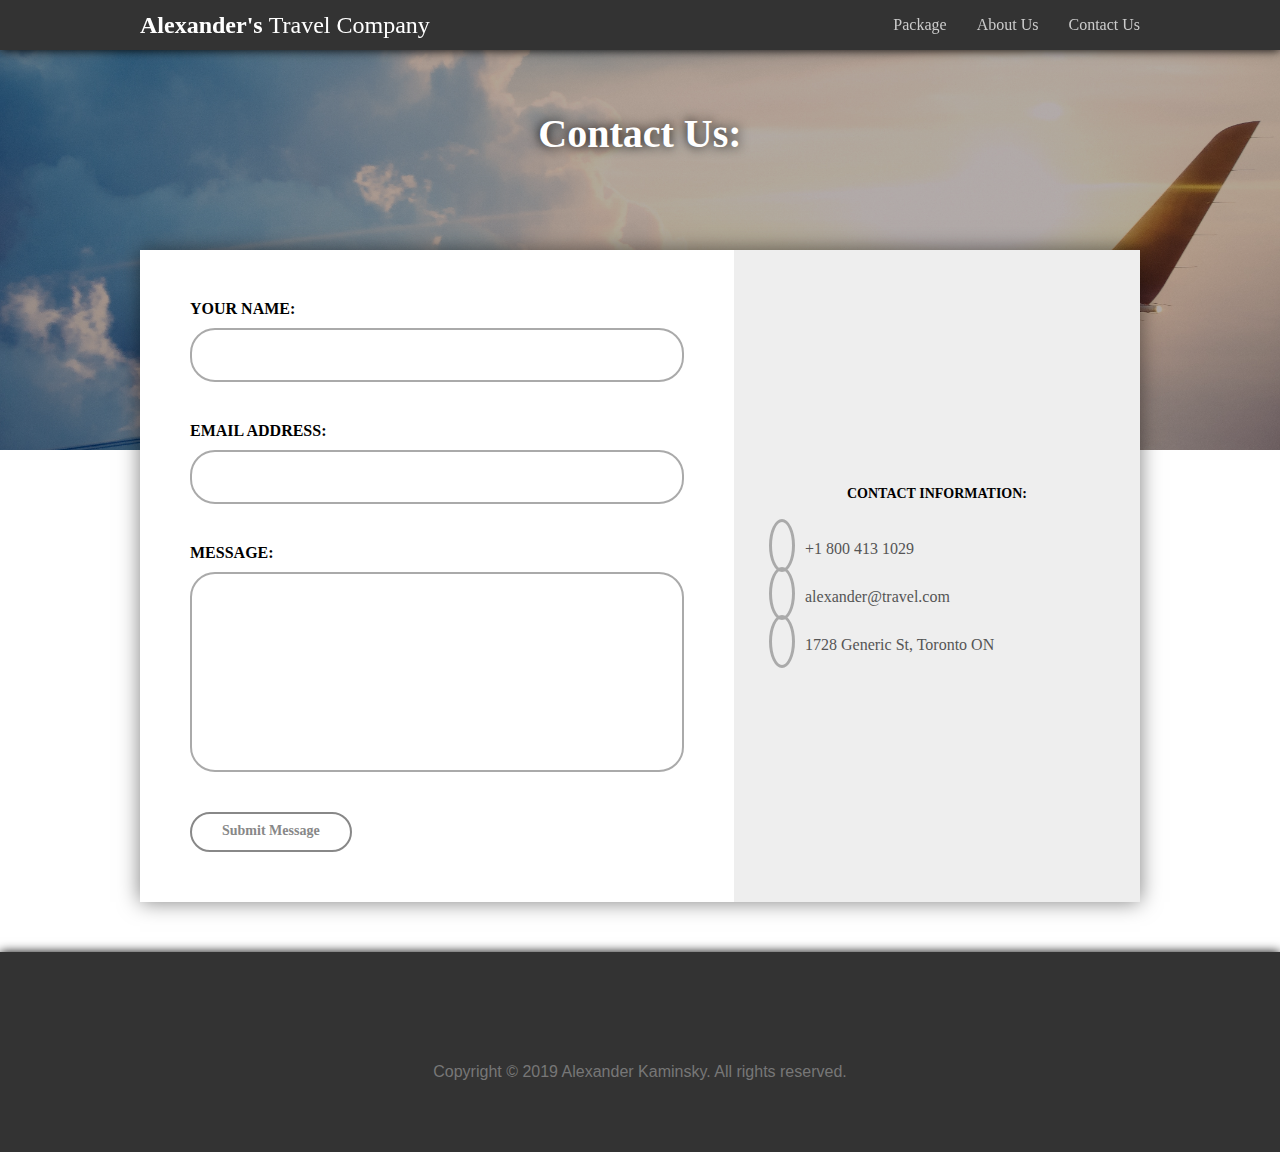
<file: contact.html>
<!DOCTYPE html>
<html>
	<head>
		<title>Alexander's Travel Company - Contact Us</title>
		<link rel="shortcut icon" href="favicon.ico" />
		<meta name="viewport" content="width=device-width, initial-scale=1.0">
		<link rel="stylesheet" href="style.css">
		<link rel="stylesheet" href="contact.css">
		<link rel="stylesheet" href="https://use.fontawesome.com/releases/v5.8.2/css/all.css" integrity="sha384-oS3vJWv+0UjzBfQzYUhtDYW+Pj2yciDJxpsK1OYPAYjqT085Qq/1cq5FLXAZQ7Ay" crossorigin="anonymous">
	</head>
	<body>
		<div class="header">
			<div class="inner-header">
				<div class="header-logo">
					<h1><a href="index.html">Alexander's <span>Travel Company</span></a></h1>
				</div>
				<div id="mySidenav" class="header-links">
					<button onclick="closeNav()"><i class="fas fa-arrow-right"></i></button>
					<a href="package.html">Package</a>
					<a href="about.html">About Us</a>
					<a href="contact.html">Contact Us</a>
				</div>
				<div class="header-links-small">
					<button onclick="openNav()"><i class="fas fa-bars"></i></button>
				</div>
			</div>
		</div>
		<div class="content">
			<div class="contact">
				<div class="inner-contact">
					<div class="contact-title">
						<h1>Contact Us:</h1>
					</div>
				</div>
			</div>
			<div class="contact-box">
				<div class="contact-box-left">
					<div class="contact-box-item">
						<h2>Your Name:</h2>
						<input type="text">
					</div>
					<div class="contact-box-item">
						<h2>Email Address:</h2>
						<input type="text">
					</div>
					<div class="contact-box-item">
						<h2>Message:</h2>
						<textarea></textarea>
					</div>
					<div class="contact-box-item">
						<button>Submit Message</button>
					</div>
				</div>
				<div class="contact-box-right">
					<h1>CONTACT INFORMATION:</h1>
					<div class="contact-box-right-item"><i class="fas fa-phone"></i>+1 800 413 1029</div>
					<div class="contact-box-right-item"><i class="fas fa-at"></i>alexander@travel.com</div>
					<div class="contact-box-right-item"><i class="fas fa-envelope-open-text"></i>1728 Generic St, Toronto ON</div>
				</div>
			</div>
		</div>
		<div class="footer">
			<div class="inner-footer">
				<div class="footer-social">
					<div class="footer-social-item"><a href="https://www.facebook.com"><i class="fab fa-facebook-square"></i></a></div>
					<div class="footer-social-item"><a href="https://www.twitter.com"><i class="fab fa-twitter"></i></a></div>
					<div class="footer-social-item"><a href="https://www.instagram.com"><i class="fab fa-instagram"></i></a></div>
					<div class="footer-social-item"><a href="https://www.youtube.com"><i class="fab fa-youtube"></i></a></div>
					<div class="footer-social-item"><a href="https://www.pinterest.com"><i class="fab fa-pinterest"></i></a></div>
				</div>
				<div class="footer-copyright">
					<div>Copyright &copy; 2019 Alexander Kaminsky. All rights reserved.</div>
				</div>
			</div>
		</div>
		<script>
			function openNav() {
				document.getElementById("mySidenav").classList.add("header-links-menu");
			}
		
			function closeNav() {
				document.getElementById("mySidenav").classList.remove("header-links-menu");
			}
		</script>
	</body>
</html>
</file>
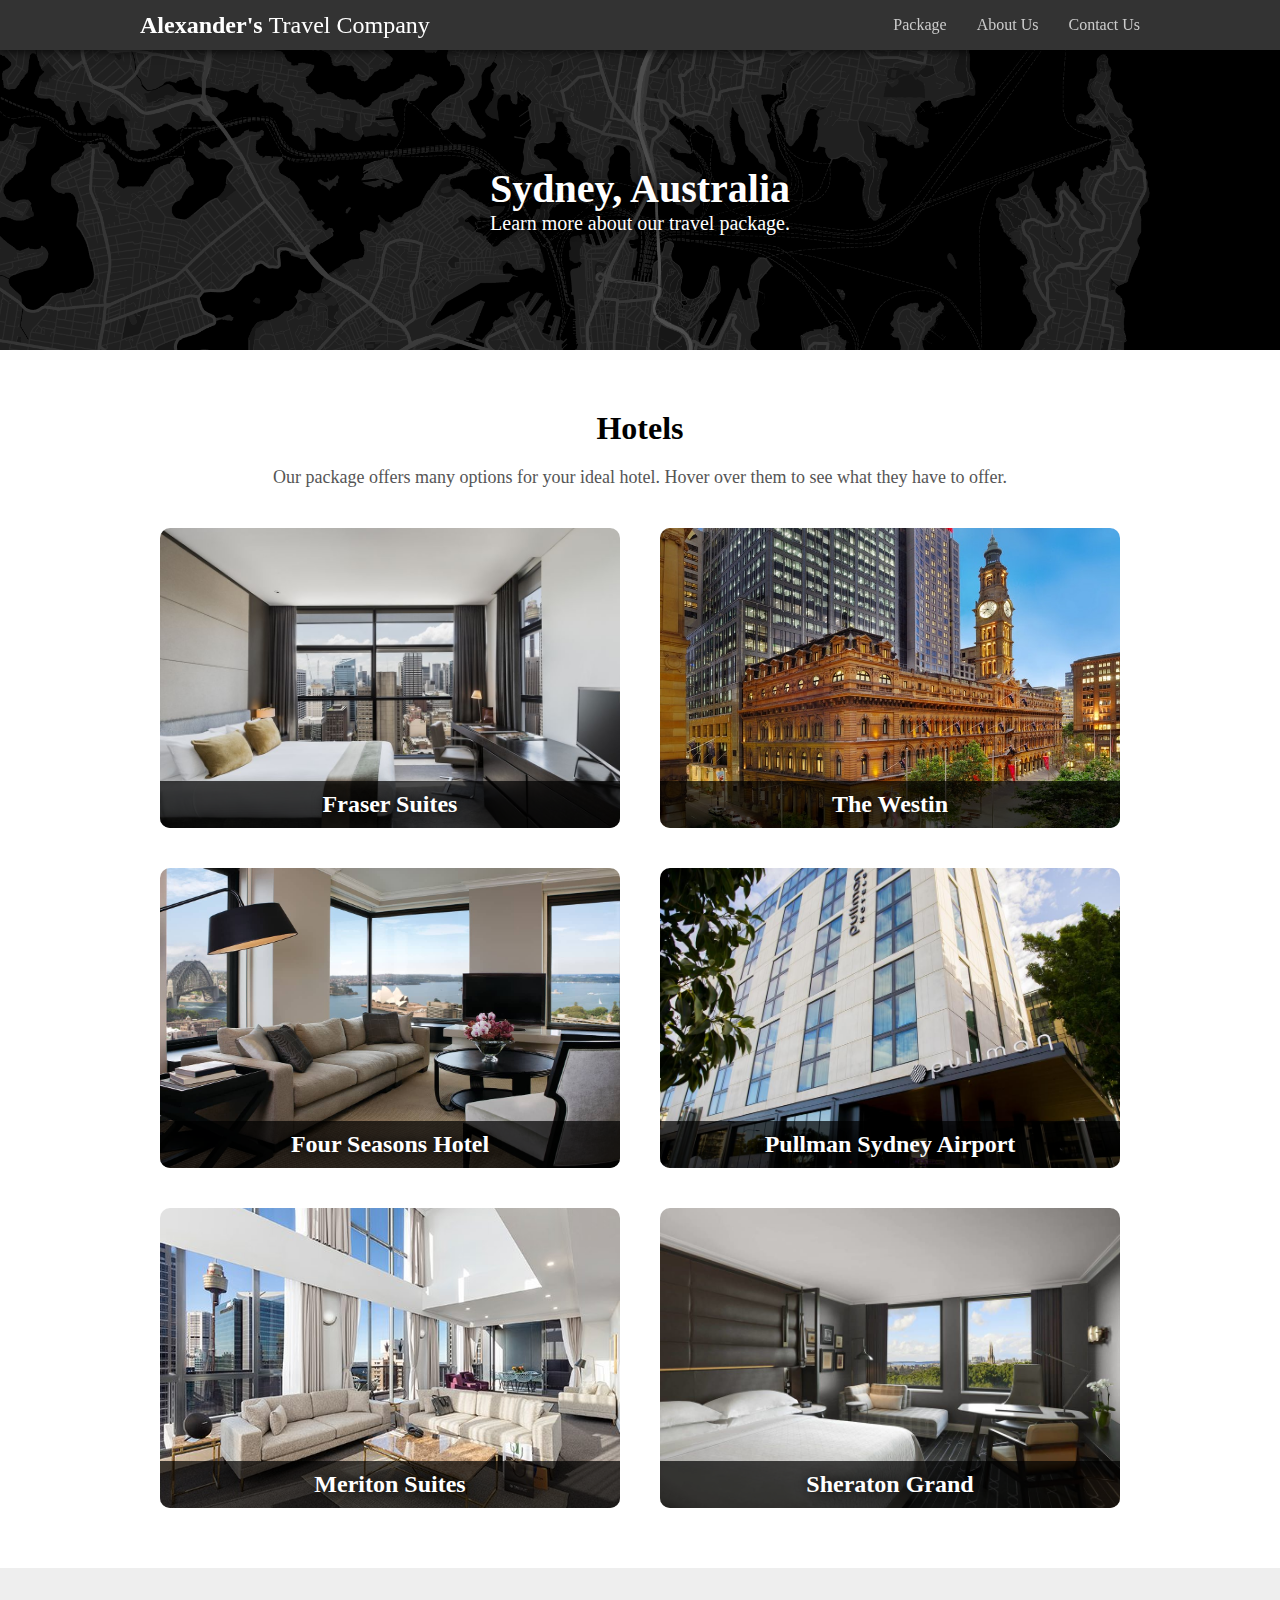
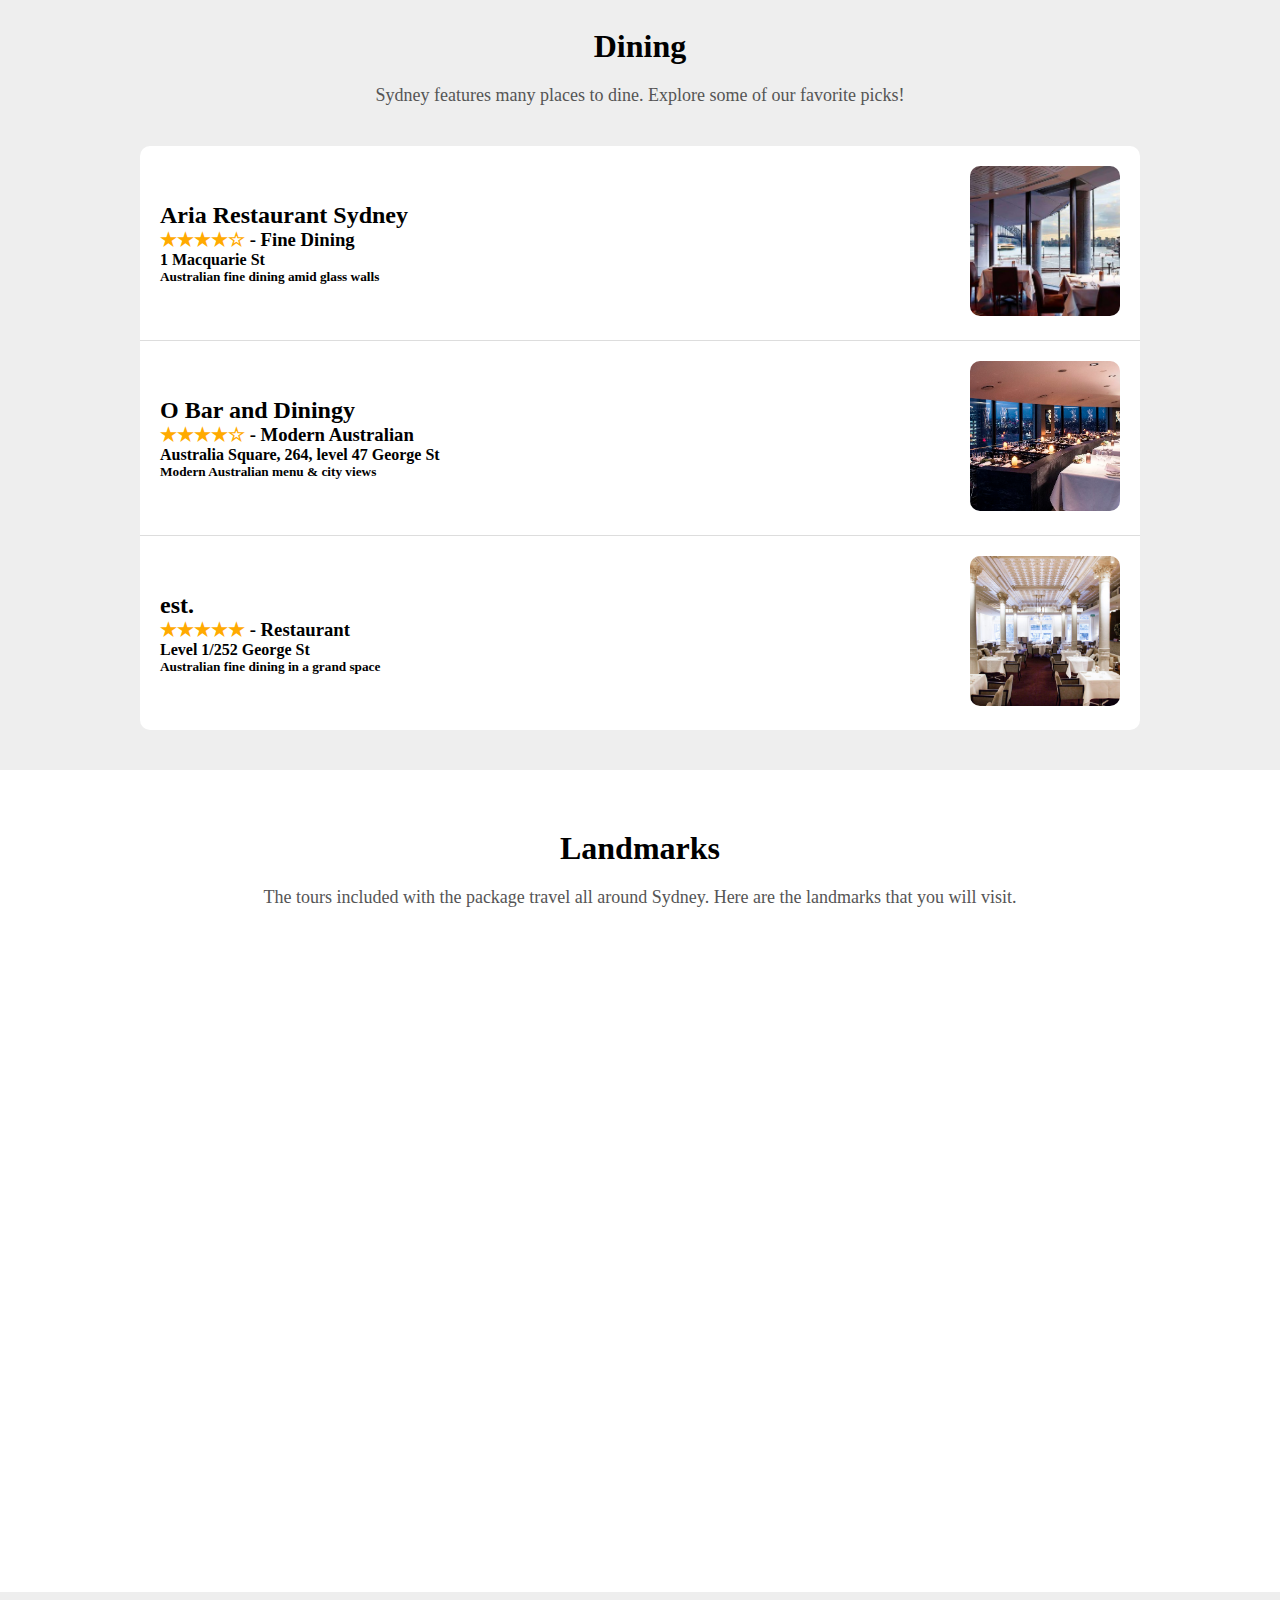
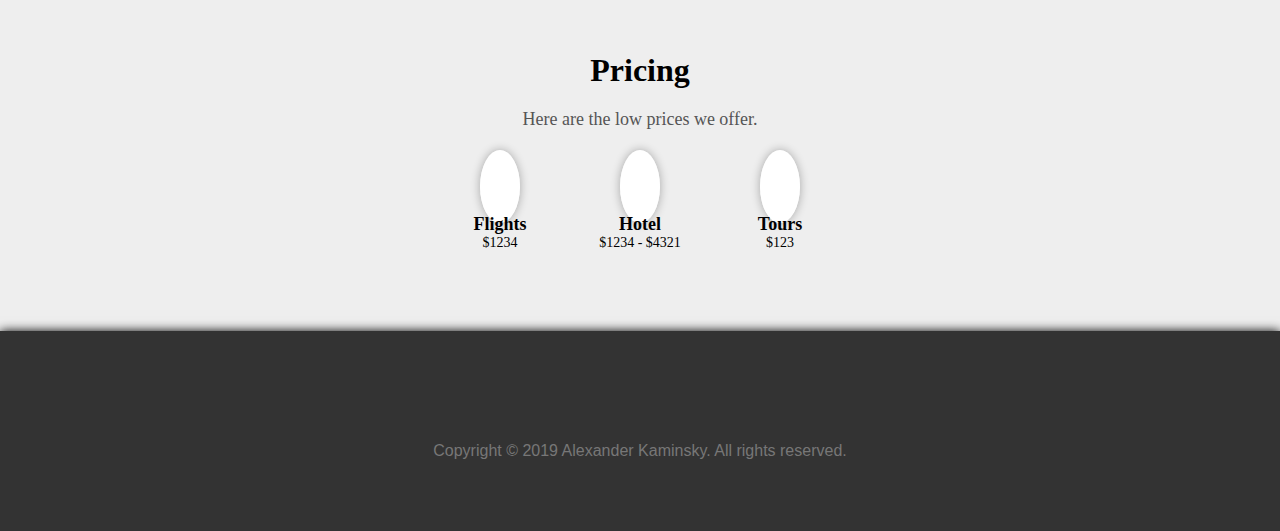
<file: package.html>
<!DOCTYPE html>
<html>
	<head>
		<title>Alexander's Travel Company - Our Package</title>
		<link rel="shortcut icon" href="favicon.ico" />
		<meta name="viewport" content="width=device-width, initial-scale=1.0">
		<link rel="stylesheet" href="style.css">
		<link rel="stylesheet" href="package.css">
		<link rel="stylesheet" href="https://use.fontawesome.com/releases/v5.8.2/css/all.css" integrity="sha384-oS3vJWv+0UjzBfQzYUhtDYW+Pj2yciDJxpsK1OYPAYjqT085Qq/1cq5FLXAZQ7Ay" crossorigin="anonymous">
	</head>
	<body>
		<div class="header">
			<div class="inner-header">
				<div class="header-logo">
					<h1><a href="index.html">Alexander's <span>Travel Company</span></a></h1>
				</div>
				<div id="mySidenav" class="header-links">
					<button onclick="closeNav()"><i class="fas fa-arrow-right"></i></button>
					<a href="package.html">Package</a>
					<a href="about.html">About Us</a>
					<a href="contact.html">Contact Us</a>
				</div>
				<div class="header-links-small">
					<button onclick="openNav()"><i class="fas fa-bars"></i></button>
				</div>
			</div>
		</div>
		<div class="content">
			<div class="package">
				<div class="package-title">
					<h1>Sydney, Australia</h1>
					<h2>Learn more about our travel package.</h2>
				</div>
			</div>
			<div class="hotels">
				<div class="inner-hotels">
					<i class="fas fa-hotel"></i>
					<h1>Hotels</h1>
					<p>
						Our package offers many options for your ideal hotel. 
						Hover over them to see what they have to offer.
					</p>
					<div class="hotels-list">
						<div class="hotels-item">
							<h2>Fraser Suites</h2>
							<div class="hotels-item-features">
								<ul>
									<li>
										<i class="fas fa-wifi"></i>
										<h3>Wifi</h3>
									</li>
									<li>
										<i class="fas fa-utensils"></i>
										<h3>Restaurant</h3>
									</li>
									<li>
										<i class="fas fa-swimmer"></i>
										<h3>Pool</h3>
									</li>
								</ul>
							</div>
						</div>
						<div class="hotels-item">
							<h2>The Westin</h2>
							<div class="hotels-item-features">
								<ul>
									<li>
										<i class="fas fa-wifi"></i>
										<h3>Wifi</h3>
									</li>
									<li>
										<i class="fas fa-utensils"></i>
										<h3>Restaurant</h3>
									</li>
									<li>
										<i class="fas fa-dumbbell"></i>
										<h3>Gym</h3>
									</li>
								</ul>
							</div>
						</div>
						<div class="hotels-item">
							<h2>Four Seasons Hotel</h2>
							<div class="hotels-item-features">
								<ul>
									<li>
										<i class="fas fa-wifi"></i>
										<h3>Wifi</h3>
									</li>
									<li>
										<i class="fas fa-utensils"></i>
										<h3>Restaurant</h3>
									</li>
									<li>
										<i class="fas fa-spa"></i>
										<h3>Spa</h3>
									</li>
								</ul>
							</div>
						</div>
						<div class="hotels-item">
							<h2>Pullman Sydney Airport</h2>
							<div class="hotels-item-features">
								<ul>
									<li>
										<i class="fas fa-wifi"></i>
										<h3>Wifi</h3>
									</li>
									<li>
										<i class="fas fa-utensils"></i>
										<h3>Restaurant</h3>
									</li>
									<li>
										<i class="fas fa-dumbbell"></i>
										<h3>Gym</h3>
									</li>
								</ul>
							</div>
						</div>
						<div class="hotels-item">
							<h2>Meriton Suites</h2>
							<div class="hotels-item-features">
								<ul>
									<li>
										<i class="fas fa-wifi"></i>
										<h3>Wifi</h3>
									</li>
									<li>
										<i class="fas fa-utensils"></i>
										<h3>Restaurant</h3>
									</li>
									<li>
										<i class="fas fa-dumbbell"></i>
										<h3>Gym</h3>
									</li>
								</ul>
							</div>
						</div>
						<div class="hotels-item">
							<h2>Sheraton Grand</h2>
							<div class="hotels-item-features">
								<ul>
									<li>
										<i class="fas fa-dumbbell"></i>
										<h3>Gym</h3>
									</li>
									<li>
										<i class="fas fa-utensils"></i>
										<h3>Restaurant</h3>
									</li>
									<li>
										<i class="fas fa-swimmer"></i>
										<h3>Pool</h3>
									</li>
								</ul>
							</div>
						</div>
					</div>
				</div>
			</div>
			<div class="dining">
				<div class="inner-dining">
					<i class="fas fa-utensils"></i>
					<h1>Dining</h1>
					<p>
						Sydney features many places to dine. Explore some of our favorite picks!
					</p>
					<div class="dining-list">
						<div class="dining-item">
							<div class="dining-item-description">
								<h2>Aria Restaurant Sydney</h2>
								<h3><span>★★★★☆</span> - Fine Dining</h3>
								<h4>1 Macquarie St</h4>
								<h5>Australian fine dining amid glass walls</h5>
							</div>
							<div class="dining-item-img"><img src="aria-restaurant.jpg"></div>
						</div>
						<div class="dining-item">
							<div class="dining-item-description">
								<h2>O Bar and Diningy</h2>
								<h3><span>★★★★☆</span> - Modern Australian</h3>
								<h4>Australia Square, 264, level 47 George St</h4>
								<h5>Modern Australian menu & city views</h5>
							</div>
							<div class="dining-item-img"><img src="o-bar-dining.jpg"></div>
						</div>
						<div class="dining-item">
							<div class="dining-item-description">
								<h2>est.</h2>
								<h3><span>★★★★★</span> - Restaurant</h3>
								<h4>Level 1/252 George St</h4>
								<h5>Australian fine dining in a grand space</h5>
							</div>
							<div class="dining-item-img"><img src="est-restaurant.jpg"></div>
						</div>
					</div>
				</div>
			</div>
			<div class="landmarks">
				<div class="inner-landmarks">
					<i class="fas fa-flag"></i>
					<h1>Landmarks</h1>
					<p>
						The tours included with the package travel all around Sydney. 
						Here are the landmarks that you will visit.
					</p>
					<div class="landmarks-map">
						<iframe src="https://www.google.com/maps/d/embed?mid=1qILTBrI4IUlQjruH6ii0Estv8wGg9LAI" height="600"></iframe>
					</div>
				</div>
			</div>
			<div class="pricing">
				<div class="inner-pricing">
					<i class="fas fa-dollar-sign"></i>
					<h1>Pricing</h1>
					<p>
						Here are the low prices we offer.
					</p>
					<div class="pricing-list">
						<div class="pricing-item">
							<i class="fas fa-plane"></i>
							<h2>Flights</h2>
							<h3>$1234</h3>
						</div>
						<div class="pricing-item">
							<i class="fas fa-hotel"></i>
							<h2>Hotel</h2>
							<h3>$1234 - $4321</h3>
						</div>
						<div class="pricing-item">
							<i class="fas fa-compass"></i>
							<h2>Tours</h2>
							<h3>$123</h3>
						</div>
					</div>
				</div>
			</div>
		</div>
		<div class="footer">
			<div class="inner-footer">
				<div class="footer-social">
					<div class="footer-social-item"><a href="https://www.facebook.com"><i class="fab fa-facebook-square"></i></a></div>
					<div class="footer-social-item"><a href="https://www.twitter.com"><i class="fab fa-twitter"></i></a></div>
					<div class="footer-social-item"><a href="https://www.instagram.com"><i class="fab fa-instagram"></i></a></div>
					<div class="footer-social-item"><a href="https://www.youtube.com"><i class="fab fa-youtube"></i></a></div>
					<div class="footer-social-item"><a href="https://www.pinterest.com"><i class="fab fa-pinterest"></i></a></div>
				</div>
				<div class="footer-copyright">
					<div>Copyright &copy; 2019 Alexander Kaminsky. All rights reserved.</div>
				</div>
			</div>
		</div>
		<script>
			function openNav() {
				document.getElementById("mySidenav").classList.add("header-links-menu");
			}
		
			function closeNav() {
				document.getElementById("mySidenav").classList.remove("header-links-menu");
			}
		</script>
	</body>
</html>
</file>
<file: style.css>
*:focus {
	outline: none;
}

*{
	margin: 0px;
	padding: 0px;
}

/* width */
::-webkit-scrollbar {
	width: 10px;
}

/* Track */
::-webkit-scrollbar-track {
	background: #f1f1f1; 
}
 
/* Handle */
::-webkit-scrollbar-thumb {
	background: #ccc; 
}

/* Handle on hover */
::-webkit-scrollbar-thumb:hover {
	background: #888; 
}

sup, sub {
  vertical-align: baseline;
  position: relative;
  top: -0.4em;
}

sub { 
  top: 0.4em; 
}

.header{
	z-index: 1;
	display: flex;
	width: 100%;
	height: 50px;
	background-color: #333;
	position: -webkit-sticky; /* Safari */
	position: sticky;
	top: 0;
	box-shadow: 0px 0px 10px;
}

.inner-header{
	display: flex;
	width: 90%;
	max-width: 1000px;
	height: 100%;
	margin: auto;
}

.header-logo{
	display: flex;
	height: 100%;
	align-items: center;
	color: white;
	font-family: 'Segoe UI';
	font-size: 12px;
	transition: 0.3s ease-in-out;
}

.header-logo span{
	font-weight: 100;
}

.header-logo a{
	text-decoration: none;
	color: inherit;
}

.header-links-container{
	display: flex;
	height: 100%;
	margin-left: auto;
}

.header-links{
	display: flex;
	height: 100%;
	margin-left: auto;
	align-items: center;
}

.header-links button{
	display: none;
}

.header-links a{
	width: auto;
	text-decoration: none;
	color: #ccc;
	font-family: 'Segoe UI';
	margin: 15px;
	transition: 0.2s;
}

.header-links-small{
	display: none;
	height: 100%;
	margin-left: auto;
	align-items: center;
}

.header-links-small button{
	background-color: transparent;
	border: none;
}

.header-links-small i{
	font-size: 20px;
	text-decoration: none;
	color: #ccc;
	margin: 15px;
	transition: 0.2s;
}

.header-links a:hover{
	color: white;
}

.header-links-small i:hover{
	color: white;
	cursor: pointer;
}

.header-links a:last-child{
	margin-right: 0px;
}

@media only screen and (max-width: 900px) {
	.header-logo{
		font-size: 9px;
	}
	.header-links{
		display: block;
		height: 100%;
		width: 0;
		max-width: 400px;
		position: fixed;
		z-index: 1;
		top: 0;
		right: 0;
		background-color: #111;
		overflow-x: hidden;
		transition: 0.4s;
		padding-top: 30px;
	}
	.header-links-menu{
		width: 100%;
	}
	.header-links button{
		display: block;
		padding: 8px;
		margin-left: 48px;
		font-size: 25px;
		color: #818181;
		border: none;
		background: none;
		transition: 0.4s;
		cursor: pointer;
	}
	.header-links button:hover{
		color: #f1f1f1;
	}
	.header-links a{
		padding: 8px 8px 8px 32px;
		text-decoration: none;
		font-size: 25px;
		color: #818181;
		display: block;
		transition: 0.4s;
	}
	.header-links a:hover{
		color: #f1f1f1;
	}
	.header-links-small{
		display: flex;
	}
}

.slideshow{
	width: 100%;
	height: 400px;
	display: block;
	background-image: linear-gradient(rgba(0,0,0,0.6), rgba(0,0,0,0.6)), url("sydney-aerial.jpg");
	background-position: center center;
	background-size: cover;
	background-repeat: no-repeat;
}

.inner-slideshow{
	width: 90%;
	max-width: 1000px;
	height: 100%;
	display: flex;
	flex-direction: column;
	margin: auto;
	color: white;
	font-family: 'Segoe UI';
	align-items: center;
	justify-content: center;
}

.inner-slideshow h1{
	font-size: 56px;
	text-align: center;
	text-shadow: 0px 0px 12px #000;
}

.inner-slideshow h2{
	font-size: 20px;
	font-weight: 400;
	text-align: center;
	text-shadow: 0px 0px 12px #000;
}

.inner-slideshow button{
	height: 40px;
	background-color: transparent;
	border: 2px solid;
	border-color: white;
	border-radius: 20px;
	margin-top: 30px;
	padding-left: 30px;
	padding-right: 30px;
	padding-bottom: 2px;
	font-family: 'Segoe UI';
	color: white;
	font-size: 14px;
	text-shadow: 0px 0px 12px #000;
	transition: 0.2s;
}

.inner-slideshow button:hover{
	background-color: white;
	color: black;
	text-shadow: none;
	cursor: pointer;
}

.places{
	width: 100%;
	display: block;
}

.inner-places{
	width: 90%;
	max-width: 1000px;
	display: flex;
	flex-direction: column;
	margin: auto;
	padding-top: 40px;
	padding-bottom: 40px;
}

.inner-places i{
	font-size: 50px;
	color: #888;
	text-align: center;
}

.inner-places h1{
	font-family: 'Segoe UI';
	font-weight: 900;
	text-align: center;
	padding-top: 20px;
	padding-bottom: 20px;
}

.places-list{
	width: 100%;
	display: flex;
	flex-wrap: wrap;
	flex-direction: row;
	justify-content: center;
}

.places-item{
	width: 200px;
	display: flex;
	margin: 20px;
	flex-direction: column;
	flex-basis: 100%;
	flex: 0 1 auto;
	transition: 1s;
}

.places-item img{
	object-fit: cover;
	object-position: 50% 50%;
	width: 200px;
	height: 200px;
	border-radius: 50%;
	margin-left: auto;
	margin-right: auto;
}

.places-item h2{
	text-transform: uppercase;
	font-family: 'Segoe UI';
	font-size: 18px;
	font-weight: 900;
	text-align: center;
	margin-top: 20px;
	margin-bottom: 10px;
}

.places-item p{
	font-family: 'Segoe UI';
	font-size: 14px;
	color: #555;
}

.package{
	width: 100%;
	display: block;
	background: url("skyline.jpg");
	background-position: center center;
	background-size: cover;
	background-repeat: no-repeat;
}

.inner-package{
	width: 90%;
	max-width: 1000px;
	display: flex;
	flex-direction: column;
	margin: auto;
	padding-top: 40px;
	padding-bottom: 40px;
}

.package-textbox{
	margin: 40px auto 40px auto;
	padding: 40px;
	width: 50%;
	max-width: 750px;
	display: flex;
	flex-direction: column;
	background-color: white;
	border-radius: 10px;
	align-items: center;
}

.package-textbox i{
	font-size: 50px;
	color: #888;
	text-align: center;
}

.package-textbox h1{
	font-family: 'Segoe UI';
	font-weight: 900;
	text-align: center;
	padding-top: 20px;
	padding-bottom: 20px;
}

.package-textbox p{
	font-family: 'Segoe UI';
	color: #555;
	text-align: center;
	font-size: 18px;
}

.package-textbox button{
	height: 40px;
	max-width: 250px;
	background-color: transparent;
	border: 2px solid;
	border-color: #888;
	border-radius: 20px;
	margin-top: 30px;
	padding-left: 30px;
	padding-right: 30px;
	padding-bottom: 2px;
	font-family: 'Segoe UI';
	font-weight: 700;
	color: #888;
	font-size: 14px;
	transition: 0.2s;
}

.package-textbox button:hover{
	background-color: #888;
	color: white;
	cursor: pointer;
}

.comparison{
	width: 100%;
	display: block;
}

.inner-comparison{
	width: 90%;
	max-width: 1000px;
	display: flex;
	flex-direction: column;
	margin: auto;
	padding-top: 40px;
	padding-bottom: 40px;
}

.inner-comparison i{
	font-size: 50px;
	color: #888;
	text-align: center;
}

.inner-comparison h1{
	font-family: 'Segoe UI';
	font-weight: 900;
	text-align: center;
	padding-top: 20px;
	padding-bottom: 20px;
}

.inner-comparison h2{
	font-family: 'Segoe UI';
	color: #555;
	text-align: center;
	font-size: 20px;
	font-weight: 500;
}

.inner-comparison table{
	margin: 20px auto 20px auto;
	width: 100%;
	border-collapse: collapse;
}

.inner-comparison th, td{
	border: solid 1px #aaa;
	padding: 5px;
	background-color: #fafafa;
	font-family: 'Segoe UI';
	font-weight: 500;
	width: 100px;
	text-align: center;
	color: #555;
}

.inner-comparison th{
	font-weight: 700;
}

.inner-comparison table td:nth-child(2), th:nth-child(2){
	border-left: solid 3px green;
	border-right: solid 3px green;
	background-color: #e2efe2;
	color: black
}

.inner-comparison table td:nth-child(2) i{
	color: green;
}

.inner-comparison table th:nth-child(2){
	border-top: solid 3px green;
}

.inner-comparison table tr:last-child td:nth-child(2){
	border-bottom: solid 3px green;
}

.inner-comparison table i {
	font-size: 20px;
}

.inner-comparison th:empty, td:empty {
    border: 0;
	background-color: transparent;
}

.inner-comparison p{
	font-family: 'Segoe UI';
	color: #555;
	text-align: center;
	font-size: 10px;
}

.book{
	width: 100%;
	display: block;
	background-color: #eee;
}

.inner-book{
	width: 90%;
	max-width: 1000px;
	min-height: 100%;
	display: flex;
	flex-direction: row;
	flex-wrap: wrap-reverse;
	flex: 1;
	justify-content: center;
	align-items: stretch;
	margin: auto;
	padding-top: 40px;
	padding-bottom: 80px;
}

.book-left{
	display: flex;
	width: 500px;
	min-height: 100%;
	flex-direction: column;
	justify-content: center;
}

.book-left i{
	font-size: 50px;
	color: #888;
}

.book-left h1{
	font-family: 'Segoe UI';
	font-weight: 900;
	padding-top: 20px;
	padding-bottom: 20px;
}

.book-left p{
	font-family: 'Segoe UI';
	color: #555;
	font-size: 20px;
}

.book-left button{
	height: 40px;
	max-width: 200px;
	background-color: transparent;
	border: 2px solid;
	border-color: #888;
	border-radius: 20px;
	margin-top: 30px;
	padding-left: 30px;
	padding-right: 30px;
	padding-bottom: 2px;
	font-family: 'Segoe UI';
	font-weight: 700;
	color: #888;
	font-size: 14px;
	transition: 0.2s;
}

.book-left button:hover{
	background-color: #888;
	color: white;
	cursor: pointer;
}

.book-right{
	display: flex;
	width: 500px;
	flex-direction: column;
}

.book-right img{
	width: 100%;
	border-radius: 10px;
	box-shadow: 0px 0px 5px #999;
}

.footer{
	height: 200px;
	display: flex;
	flex-shrink: 0;
	flex-wrap: wrap;
	background-color: #333;
	box-shadow: 0px 0px 10px;
}

.inner-footer{
	width: 60%;
	display: flex;
	margin: auto;
	flex-direction: column;
	padding: 20px;
}

.footer-social{
	display: flex;
	justify-content: center;
	text-align: center;
}

.footer-social-item{
	display: flex;
	margin: 20px;
	color: darkgray;
	font-size: 30px;
	transition: 0.3s
}

.footer-social-item a{
	text-decoration: none;
	color: inherit;
}

.footer-social-item:hover{
	color: white;
	cursor: pointer;
}

.footer-copyright{
	display: flex;
	flex-wrap: wrap;
	justify-content: center;
	text-align: center;
	margin: 20px;
	color: #777;
	font-family: 'Segoe UI', Tahoma, Geneva, Verdana, sans-serif
}
</file>
<file: contact.css>
.content{
	padding-bottom: 50px;
}

.contact{
	width: 100%;
	height: 400px;
	display: block;
	background: linear-gradient(rgba(0,0,0,0.3), rgba(0,0,0,0.3)), url("flight.jpg");
	background-position: center center;
	background-size: cover;
	background-repeat: no-repeat;
}

.contact-title{
	width: 90%;
	margin: auto;
	font-family: 'Segoe UI';
	font-size: 20px;
	color: white;
	padding-top: 60px;
	text-align: center;
	text-shadow: 0px 0px 12px #000;
}

.contact-box{
	display: flex;
	background-color: white;
	width: 90%;
	max-width: 1000px;
	margin: -200px auto auto auto;
	box-shadow: 0px 0px 20px rgba(0,0,0,0.5);
}

.contact-box-left{
	display: flex;
	flex-direction: row;
	flex-wrap: wrap;
	align-items: flex-start;
	width: 60%;
	padding: 30px;
}

.contact-box-item{
	flex-grow: 1;
	padding: 20px;
}

.contact-box-item:last-child{
	width: 100%;
	height: auto;
}

.contact-box-item h2{
	font-family: 'Segoe UI';
	font-size: 16px;
	margin-bottom: 10px;
	text-transform: uppercase;
}

.contact-box-item input{
	width: 100%;
	height: 50px;
	padding: 25px;
	box-sizing: border-box;
	border-style: solid;
	border-radius: 25px;
	border-color: #aaa;
	border-width: 2px;
	font-family: 'Segoe UI';
	font-size: 14px;
}

.contact-box-item textarea{
	width: 100%;
	height: 200px;
	vertical-align: top;
	padding: 25px;
	box-sizing: border-box;
	border-style: solid;
	border-radius: 25px;
	border-color: #aaa;
	border-width: 2px;
	resize: none;
	font-family: 'Segoe UI';
	font-size: 14px;
}

.contact-box-item button{
	height: 40px;
	max-width: 200px;
	background-color: transparent;
	border: 2px solid;
	border-color: #888;
	border-radius: 20px;
	margin: auto;
	padding-left: 30px;
	padding-right: 30px;
	padding-bottom: 2px;
	font-family: 'Segoe UI';
	font-weight: 700;
	color: #888;
	font-size: 14px;
	transition: 0.2s;
}

.contact-box-item button:hover{
	background-color: #888;
	color: white;
	cursor: pointer;
}

.contact-box-right{
	display: flex;
	flex-direction: column;
	width: 40%;
	background-color: #eee;
	padding: 25px;
	justify-content: center;
}

.contact-box-right h1{
	font-family: 'Segoe UI';
	font-weight: 900;
	font-size: 14px;
	text-align: center;
	padding-bottom: 20px;
}

.contact-box-right-item{
	margin: 10px;
}

.contact-box-right-item{
	font-family: 'Segoe UI';
	font-size: 16px;
	font-weight: 500;
	color: #555;
}

.contact-box-right-item i{
	font-size: 25px;
	color: #555;
	border: 3px solid #aaa;
	border-radius: 50%;
	padding: 10px;
	margin-right: 10px;
}

@media only screen and (max-width: 1035px) {
	.contact-box{
		flex-wrap: wrap;
	}
	.contact-box-item{
		width: 100%;
	}
	.contact-box-left,.contact-box-right{
		width: 100%;
	}
}
</file>
<file: package.css>
.package{
	width: 100%;
	height: 300px;
	display: block;
	background: url("map.png");
	background-position: center center;
	background-size: cover;
	background-repeat: no-repeat;
}

.package-title{
	width: 90%;
	max-width: 1000px;
	height: 100%;
	display: flex;
	flex-direction: column;
	margin: auto;
	color: white;
	font-family: 'Segoe UI';
	align-items: center;
	justify-content: center;
}

.package-title h1{
	font-size: 40px;
	text-align: center;
	text-shadow: 0px 0px 12px #000;
}

.package-title h2{
	font-size: 20px;
	font-weight: 400;
	text-align: center;
	text-shadow: 0px 0px 12px #000;
}

.hotels{
	width: 100%;
	display: block;
}

.inner-hotels{
	width: 90%;
	max-width: 1000px;
	display: flex;
	flex-direction: column;
	margin: auto;
	padding-top: 40px;
	padding-bottom: 40px;
}

.inner-hotels i{
	font-size: 50px;
	color: #888;
	text-align: center;
}

.inner-hotels h1{
	font-family: 'Segoe UI';
	font-weight: 900;
	text-align: center;
	padding-top: 20px;
	padding-bottom: 20px;
}

.inner-hotels p{
	font-family: 'Segoe UI';
	color: #555;
	text-align: center;
	font-size: 18px;
}

.hotels-list{
	display: flex;
	flex-direction: row;
	flex-wrap: wrap;
	flex-grow: 1;
	box-sizing: border-box;
	margin-top: 20px;
	justify-content: center;
}

.hotels-item{
	display: flex;
	flex-direction: column;
	margin: 20px;
	width: 100%;
	max-width: 460px;
	height: 300px;
	background-position: center center;
	background-size: cover;
	background-repeat: no-repeat;
	border-radius: 10px;
	align-items: center;
	text-align: center;
	overflow: hidden;
	transition: transform 0.3s, box-shadow 0.3s;
}

.hotels-item:hover{
	transform: scale(1.025);
	box-shadow: 0px 0px 16px #000
}

.hotels-item h2{
	width: 100%;
	padding: 10px;
	margin-top: auto;
	box-sizing: border-box;
	background-color: rgba(0,0,0,0.7);
	font-family: 'Segoe UI';
	color: white;
	text-shadow: 0px 0px 12px #000;
}

.hotels-item:nth-child(1){
	background-image: url("fraser-suites.jpg");
}

.hotels-item:nth-child(2){
	background-image: url("the-westin.jpg");
}

.hotels-item:nth-child(3){
	background-image: url("four-seasons.jpg");
}

.hotels-item:nth-child(4){
	background-image: url("pullman.jpg");
}

.hotels-item:nth-child(5){
	background-image: url("meriton.jpg");
}

.hotels-item:nth-child(6){
	background-image: url("sheraton.jpg");
}

.hotels-item ul{
	width: 500px;
	box-sizing: border-box;
	padding: 0;
	display: flex;
	background-color: rgba(0,0,0,0.7);
	height: 0;
	transition: 0.3s;
	list-style: none;
	justify-content: center;
}

.hotels-item:hover ul{
	height: 70px;
	padding: 10px;
}

.hotels-item li{
	width: 100px;
	color: white;
}

.hotels-item li i{
	color: white;
	font-size: 20px;
	padding: 1px;
}

.hotels-item li h3{
	font-family: 'Segoe UI';
	font-size: 14px;
}

.dining{
	width: 100%;
	display: block;
	background-color: #eee;
}

.inner-dining{
	width: 90%;
	max-width: 1000px;
	display: flex;
	flex-direction: column;
	margin: auto;
	padding-top: 40px;
	padding-bottom: 40px;
}

.inner-dining i{
	font-size: 50px;
	color: #888;
	text-align: center;
}

.inner-dining h1{
	font-family: 'Segoe UI';
	font-weight: 900;
	text-align: center;
	padding-top: 20px;
	padding-bottom: 20px;
}

.inner-dining p{
	font-family: 'Segoe UI';
	color: #555;
	text-align: center;
	font-size: 18px;
	margin-bottom: 40px;
}

.dining-list{
	display: flex;
	flex-direction: column;
	background-color: white;
	border-radius: 10px;
}

.dining-item{
	display: flex;
	justify-content: space-between;
	padding: 20px;
	border-bottom: solid #ddd 1px;
}

.dining-item-description{
	display: flex;
	flex-direction: column;
	justify-content: center;
	font-family: 'Segoe UI';
}

.dining-item-description h3 span{
	color: #fa0;
}

.dining-item-img img{
	object-fit: cover;
	object-position: 50% 50%;
	width: 150px;
	height: 150px;
	border-radius: 10px;
	margin-left: 40px;
}

.dining-item:last-child{
	border: none;
}

.landmarks{
	width: 100%;
	display: block;
}

.inner-landmarks{
	width: 90%;
	max-width: 1000px;
	display: flex;
	flex-direction: column;
	margin: auto;
	padding-top: 40px;
	padding-bottom: 40px;
}

.inner-landmarks i{
	font-size: 50px;
	color: #888;
	text-align: center;
}

.inner-landmarks h1{
	font-family: 'Segoe UI';
	font-weight: 900;
	text-align: center;
	padding-top: 20px;
	padding-bottom: 20px;
}

.inner-landmarks p{
	font-family: 'Segoe UI';
	color: #555;
	text-align: center;
	font-size: 18px;
}

.landmarks-map{
	margin-top: 40px;
	overflow: hidden;
}

.landmarks-map iframe{
	width: 100%;
	position: relative;
	top: -46px;
	border: none;
}

.pricing{
	width: 100%;
	display: block;
	background-color: #eee;
}

.inner-pricing{
	width: 90%;
	max-width: 1000px;
	display: flex;
	flex-direction: column;
	margin: auto;
	padding-top: 40px;
	padding-bottom: 40px;
}

.inner-pricing i{
	font-size: 50px;
	color: #888;
	text-align: center;
}

.inner-pricing h1{
	font-family: 'Segoe UI';
	font-weight: 900;
	text-align: center;
	padding-top: 20px;
	padding-bottom: 20px;
}

.inner-pricing p{
	font-family: 'Segoe UI';
	color: #555;
	text-align: center;
	font-size: 18px;
}

.pricing-list{
	display: flex;
	flex-wrap: wrap;
	justify-content: center;
	padding: 20px;
}

.pricing-item{
	width: 100px;
	text-align: center;
	padding: 20px;
}

.pricing-item:first-child{
	padding-left: 0px;
}

.pricing-item:last-child{
	padding-right: 0px;
}

.pricing-item i{
	padding: 20px;
	border-radius: 50%;
	font-size: 30px;
	background-color: #fff;
	box-shadow: 0px 0px 10px rgba(0,0,0,0.3);
}

.pricing-item h2{
	font-family: 'Segoe UI';
	font-weight: 700;
	font-size: 18px;
	padding-top: 10px;
}

.pricing-item h3{
	font-family: 'Segoe UI';
	font-weight: 500;
	font-size: 14px;
}
</file>
